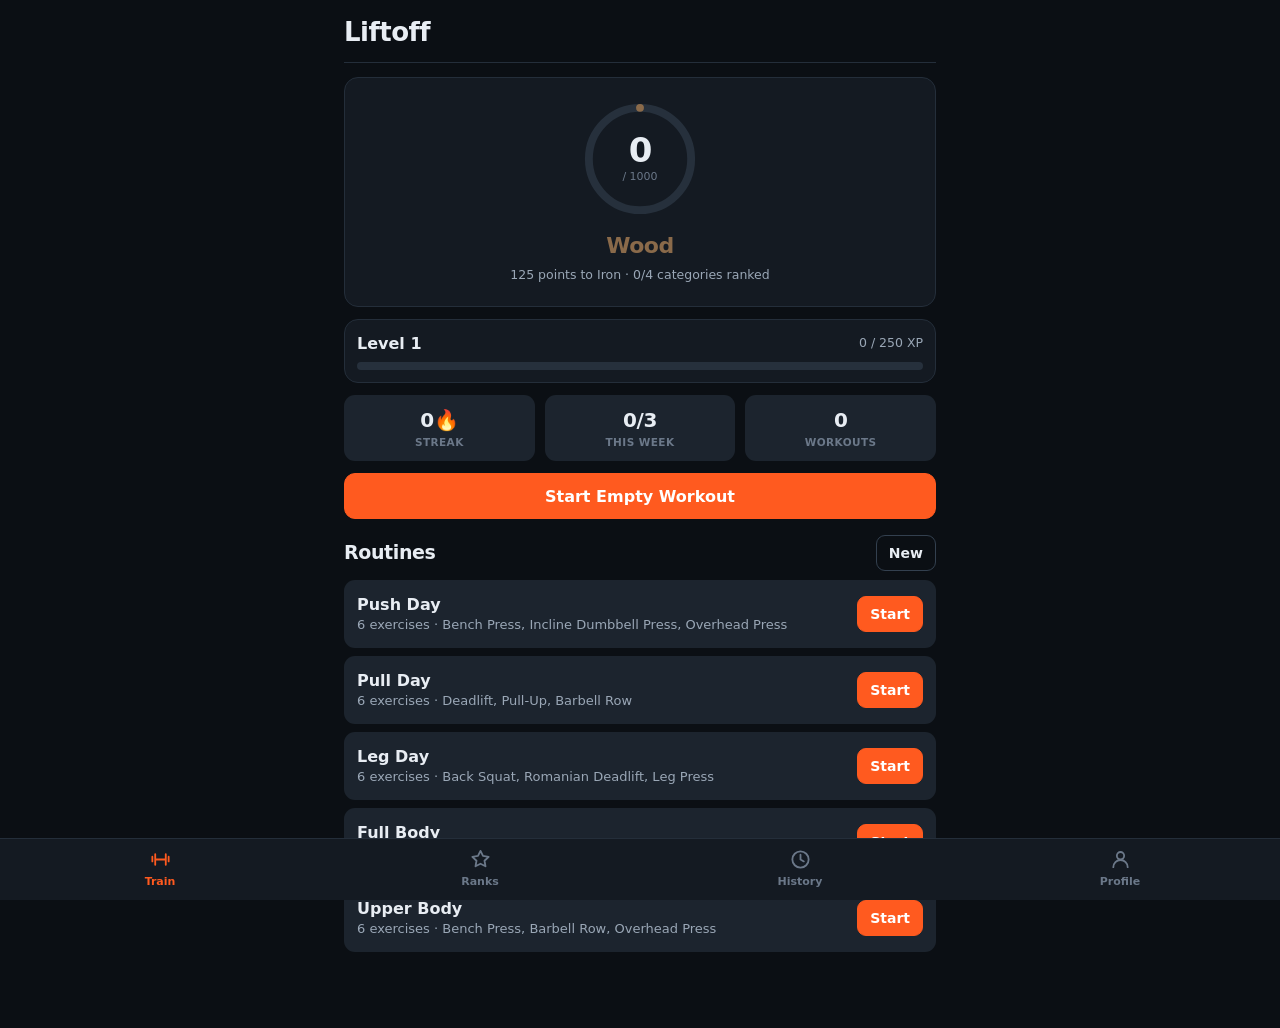
<file: liftoff/index.html>
<!DOCTYPE html>
<html lang="en" data-theme="dark">
<head>
<meta charset="utf-8">
<meta name="viewport" content="width=device-width, initial-scale=1, viewport-fit=cover">
<meta name="theme-color" content="#0B0F14">
<meta name="description" content="A gym tracker that ranks every set you log, from Wood to Olympian.">
<title>Liftoff</title>
<link rel="icon" href="data:image/svg+xml,<svg xmlns='http://www.w3.org/2000/svg' viewBox='0 0 100 100'><text y='.9em' font-size='90'>🏋️</text></svg>">
<link rel="stylesheet" href="app.css">
</head>
<body>

<div class="app">
  <header class="topbar">
    <h1 id="title">Liftoff</h1>
    <div id="topbar-actions" class="row"></div>
  </header>
  <main id="view" class="view"></main>
</div>

<div id="rest" class="rest hide"></div>

<nav class="tabbar" id="tabbar">
  <button data-tab="train" class="on">
    <svg viewBox="0 0 24 24"><path d="M6.5 6.5v11M3.5 9v5M17.5 6.5v11M20.5 9v5M6.5 12h11"/></svg>
    Train
  </button>
  <button data-tab="ranks">
    <svg viewBox="0 0 24 24"><path d="M12 3l2.6 5.3 5.9.9-4.3 4.1 1 5.8L12 16.4 6.8 19.1l1-5.8L3.5 9.2l5.9-.9z"/></svg>
    Ranks
  </button>
  <button data-tab="history">
    <svg viewBox="0 0 24 24"><path d="M12 7v5l3.5 2"/><circle cx="12" cy="12" r="8.5"/></svg>
    History
  </button>
  <button data-tab="profile">
    <svg viewBox="0 0 24 24"><circle cx="12" cy="8" r="3.8"/><path d="M4.5 20a7.5 7.5 0 0 1 15 0"/></svg>
    Profile
  </button>
</nav>

<div id="sheet-host"></div>
<div id="toast-host"></div>

<script src="data.js"></script>
<script src="rank.js"></script>
<script src="store.js"></script>
<script src="app.js"></script>
</body>
</html>
</file>
<file: liftoff/app.css>
/* Liftoff — dark-first, thumb-first. Every control is at least 44px. */

:root{
  --bg:#0B0F14; --surface:#141A22; --surface-2:#1C242E; --surface-3:#26303C;
  --ink:#E8EDF3; --ink-2:#9AA7B6; --ink-3:#6B7889;
  --line:#242E3A; --line-2:#33404F;
  --accent:#FF5A1F; --accent-ink:#fff;
  --good:#34D399; --bad:#F87171; --warn:#FBBF24;
  --radius:14px;
  --tap:46px;
  --safe-b:env(safe-area-inset-bottom, 0px);
}
:root[data-theme="light"]{
  --bg:#F2F4F7; --surface:#FFFFFF; --surface-2:#F7F9FC; --surface-3:#E9EEF5;
  --ink:#121820; --ink-2:#55637A; --ink-3:#7E8CA0;
  --line:#E2E8F0; --line-2:#CBD5E1;
}

*{box-sizing:border-box; -webkit-tap-highlight-color:transparent}
html,body{margin:0; padding:0}
body{
  background:var(--bg); color:var(--ink);
  font-family:system-ui,-apple-system,"Segoe UI",Roboto,sans-serif;
  font-size:16px; line-height:1.45;
  -webkit-font-smoothing:antialiased;
  padding-bottom:calc(68px + var(--safe-b));
}
.num{font-variant-numeric:tabular-nums}
h1,h2,h3{margin:0; font-weight:700; letter-spacing:-.02em}
h1{font-size:26px} h2{font-size:19px} h3{font-size:16px}
button,input,select,textarea{font:inherit; color:inherit}
button{cursor:pointer; border:none; background:none}
a{color:var(--accent)}
.hide{display:none !important}

/* ---------- layout ---------- */
.app{max-width:620px; margin:0 auto; padding:0 14px}
.topbar{
  position:sticky; top:0; z-index:30; background:var(--bg);
  display:flex; align-items:center; gap:10px;
  padding:14px 0 10px; border-bottom:1px solid var(--line); margin-bottom:14px;
}
.topbar h1{flex:1; min-width:0}
.view{animation:fade .18s ease}
@keyframes fade{from{opacity:0; transform:translateY(4px)}to{opacity:1; transform:none}}

.card{
  background:var(--surface); border:1px solid var(--line);
  border-radius:var(--radius); padding:16px; margin-bottom:12px;
}
.card.tight{padding:12px}
.row{display:flex; align-items:center; gap:10px}
.row.between{justify-content:space-between}
.row.wrap{flex-wrap:wrap}
.grow{flex:1; min-width:0}
.muted{color:var(--ink-2)}
.tiny{font-size:12.5px}
.label{font-size:11px; letter-spacing:.1em; text-transform:uppercase; color:var(--ink-3); font-weight:600}
.stack{display:flex; flex-direction:column; gap:10px}
.spacer{height:8px}
.truncate{overflow:hidden; text-overflow:ellipsis; white-space:nowrap}

/* ---------- buttons ---------- */
.btn{
  min-height:var(--tap); padding:0 18px; border-radius:11px;
  background:var(--surface-2); border:1px solid var(--line-2); color:var(--ink);
  font-weight:600; display:inline-flex; align-items:center; justify-content:center; gap:8px;
}
.btn:active{transform:scale(.98)}
.btn.primary{background:var(--accent); border-color:var(--accent); color:var(--accent-ink)}
.btn.ghost{background:transparent; border-color:var(--line-2)}
.btn.danger{color:var(--bad); border-color:var(--bad)}
.btn.block{width:100%}
.btn.sm{min-height:36px; padding:0 12px; font-size:14px; border-radius:9px}
.btn.icon{min-width:var(--tap); padding:0 10px}
.btn[disabled]{opacity:.45; pointer-events:none}

/* ---------- tab bar ---------- */
.tabbar{
  position:fixed; left:0; right:0; bottom:0; z-index:40;
  display:grid; grid-template-columns:repeat(4,1fr);
  background:var(--surface); border-top:1px solid var(--line);
  padding-bottom:var(--safe-b);
}
.tabbar button{
  padding:9px 0 10px; display:flex; flex-direction:column; align-items:center; gap:3px;
  font-size:11px; font-weight:600; color:var(--ink-3);
}
.tabbar button.on{color:var(--accent)}
.tabbar svg{width:23px; height:23px; stroke:currentColor; fill:none; stroke-width:1.9;
  stroke-linecap:round; stroke-linejoin:round}

/* ---------- rank badge ---------- */
.rankcard{text-align:center; padding:22px 16px}
.badge{
  --c:var(--accent);
  width:118px; height:118px; margin:0 auto 12px; position:relative;
  display:grid; place-items:center;
}
.badge svg{position:absolute; inset:0; width:100%; height:100%; transform:rotate(-90deg)}
.badge .ring-bg{stroke:var(--surface-3); fill:none; stroke-width:8}
.badge .ring{stroke:var(--c); fill:none; stroke-width:8; stroke-linecap:round;
  transition:stroke-dasharray .6s cubic-bezier(.3,1,.4,1)}
.badge .score{font-size:34px; font-weight:800; letter-spacing:-.03em; line-height:1}
.badge .of{font-size:11px; color:var(--ink-3); margin-top:2px}
.tiername{font-size:22px; font-weight:800; letter-spacing:-.02em; color:var(--c)}
.badge.sm{width:54px; height:54px}
.badge.sm .score{font-size:17px} .badge.sm .of{display:none}
.badge.sm svg .ring-bg,.badge.sm svg .ring{stroke-width:6}

.pill{
  display:inline-flex; align-items:center; gap:6px; padding:3px 10px; border-radius:999px;
  font-size:12px; font-weight:700; background:var(--surface-3); color:var(--ink-2);
}
.pill.tier{background:color-mix(in srgb, var(--c) 18%, transparent); color:var(--c)}

/* ---------- bars ---------- */
.bar{height:8px; border-radius:999px; background:var(--surface-3); overflow:hidden}
.bar > i{display:block; height:100%; border-radius:999px; background:var(--accent);
  transition:width .5s cubic-bezier(.3,1,.4,1)}
.bar.thin{height:6px}

/* ---------- stats ---------- */
.stats{display:grid; grid-template-columns:repeat(auto-fit,minmax(88px,1fr)); gap:10px}
.stat{background:var(--surface-2); border-radius:11px; padding:11px 12px; text-align:center}
.stat b{display:block; font-size:20px; font-weight:800; letter-spacing:-.02em}
.stat span{font-size:10.5px; color:var(--ink-3); text-transform:uppercase; letter-spacing:.04em;
  font-weight:600; white-space:nowrap; overflow:hidden; text-overflow:ellipsis; display:block}

/* ---------- lists ---------- */
.item{
  display:flex; align-items:center; gap:12px; width:100%; text-align:left;
  padding:12px; border-radius:11px; background:var(--surface-2);
  border:1px solid transparent; margin-bottom:8px; min-height:var(--tap);
}
.item:active{border-color:var(--line-2)}
.item .meta{font-size:13px; color:var(--ink-2)}
.item.on{border-color:var(--accent)}

/* ---------- set logging ---------- */
.exblock{background:var(--surface); border:1px solid var(--line); border-radius:var(--radius);
  padding:13px; margin-bottom:11px}
.exhead{display:flex; align-items:center; gap:10px; margin-bottom:9px}
.exhead h3{flex:1; min-width:0}

.setgrid{display:grid; grid-template-columns:34px 1fr 1fr 52px var(--tap); gap:7px; align-items:center}
.setgrid .head{font-size:10.5px; text-transform:uppercase; letter-spacing:.07em; color:var(--ink-3);
  text-align:center; font-weight:700}
.setrow{display:contents}
.setno{text-align:center; font-weight:700; color:var(--ink-3); font-size:14px}
.setgrid input{
  width:100%; min-height:var(--tap); text-align:center; border-radius:10px;
  background:var(--surface-2); border:1px solid var(--line); padding:0 4px;
  font-size:17px; font-weight:600; font-variant-numeric:tabular-nums;
}
.setgrid input:focus{outline:none; border-color:var(--accent); background:var(--surface-3)}
.setgrid input.rpe{font-size:14px; font-weight:500}
.done-btn{
  min-height:var(--tap); border-radius:10px; background:var(--surface-2);
  border:1px solid var(--line); display:grid; place-items:center; color:var(--ink-3);
}
.done-btn.on{background:var(--good); border-color:var(--good); color:#06281C}
.done-btn svg{width:20px; height:20px; stroke:currentColor; fill:none; stroke-width:3;
  stroke-linecap:round; stroke-linejoin:round}
.setmeta{
  grid-column:1 / -1; display:flex; align-items:center; gap:8px; flex-wrap:wrap;
  padding:1px 0 7px 41px; margin-top:-3px;
}
.prev{font-size:12px; color:var(--ink-3)}

/* ---------- rest timer ---------- */
.rest{
  position:fixed; left:0; right:0; bottom:calc(68px + var(--safe-b)); z-index:35;
  background:var(--accent); color:#fff;
  display:flex; align-items:center; gap:12px; padding:11px 16px;
  animation:slideup .25s ease;
}
@keyframes slideup{from{transform:translateY(100%)}to{transform:none}}
.rest b{font-size:22px; font-variant-numeric:tabular-nums; letter-spacing:-.02em}
.rest button{color:#fff; font-weight:700; padding:6px 10px; border-radius:8px;
  background:rgba(255,255,255,.18); min-height:36px}

/* ---------- sheet / modal ---------- */
.sheet{
  position:fixed; inset:0; z-index:60; background:rgba(0,0,0,.6);
  display:flex; align-items:flex-end; justify-content:center;
  animation:fadein .16s ease;
}
@keyframes fadein{from{opacity:0}to{opacity:1}}
.sheet-inner{
  background:var(--bg); width:100%; max-width:620px; max-height:92vh;
  border-radius:18px 18px 0 0; display:flex; flex-direction:column;
  animation:slideup .22s cubic-bezier(.3,1,.4,1);
  padding-bottom:var(--safe-b);
}
.sheet-head{display:flex; align-items:center; gap:10px; padding:14px 16px;
  border-bottom:1px solid var(--line)}
.sheet-head h2{flex:1; min-width:0}
.sheet-body{overflow-y:auto; padding:14px 16px; -webkit-overflow-scrolling:touch}
.sheet-foot{padding:12px 16px; border-top:1px solid var(--line)}

/* ---------- forms ---------- */
.field{margin-bottom:13px}
.field > label{display:block; margin-bottom:5px}
.field input,.field select,.field textarea{
  width:100%; min-height:var(--tap); border-radius:11px; padding:10px 13px;
  background:var(--surface-2); border:1px solid var(--line);
}
.field input:focus,.field select:focus,.field textarea:focus{outline:none; border-color:var(--accent)}
.field textarea{min-height:76px; resize:vertical}
.seg{display:flex; gap:6px; background:var(--surface-2); padding:4px; border-radius:11px}
.seg button{flex:1; min-height:38px; border-radius:8px; font-weight:600; font-size:14px; color:var(--ink-2)}
.seg button.on{background:var(--accent); color:var(--accent-ink)}
.search{width:100%; min-height:var(--tap); border-radius:11px; padding:10px 14px;
  background:var(--surface-2); border:1px solid var(--line)}
.chips{display:flex; gap:7px; overflow-x:auto; padding:10px 0 4px; scrollbar-width:none}
.chips::-webkit-scrollbar{display:none}
.chip{padding:7px 13px; border-radius:999px; background:var(--surface-2); border:1px solid var(--line);
  font-size:13.5px; font-weight:600; white-space:nowrap; color:var(--ink-2); min-height:36px}
.chip.on{background:var(--accent); border-color:var(--accent); color:var(--accent-ink)}

/* ---------- ladder ---------- */
.ladder{display:flex; flex-direction:column; gap:5px}
.rung{display:flex; align-items:center; gap:11px; padding:9px 12px; border-radius:10px;
  background:var(--surface-2); border-left:4px solid var(--c)}
.rung.on{background:color-mix(in srgb, var(--c) 15%, var(--surface-2)); font-weight:700}
.rung .nm{flex:1; color:var(--c); font-weight:700}

/* ---------- misc ---------- */
.empty{text-align:center; padding:34px 18px; color:var(--ink-3)}
.empty h3{color:var(--ink-2); margin-bottom:6px}
.toast{
  position:fixed; left:50%; transform:translateX(-50%);
  bottom:calc(84px + var(--safe-b)); z-index:70;
  background:var(--ink); color:var(--bg); padding:11px 18px; border-radius:11px;
  font-weight:600; font-size:14.5px; max-width:90vw; text-align:center;
  animation:fade .2s ease; box-shadow:0 8px 24px rgba(0,0,0,.4);
}
.ach{display:flex; align-items:center; gap:11px; padding:10px; border-radius:11px;
  background:var(--surface-2); margin-bottom:7px}
.ach.locked{opacity:.42}
.ach .ic{font-size:23px; width:34px; text-align:center}
.spark{display:flex; align-items:flex-end; gap:3px; height:54px; margin-top:10px}
.spark i{flex:1; background:var(--accent); border-radius:2px 2px 0 0; min-height:2px; opacity:.85}
.divider{height:1px; background:var(--line); margin:14px 0}
.working{font-size:12.5px; color:var(--ink-3); line-height:1.7; font-variant-numeric:tabular-nums}
.working b{color:var(--ink-2); font-weight:600}
</file>
